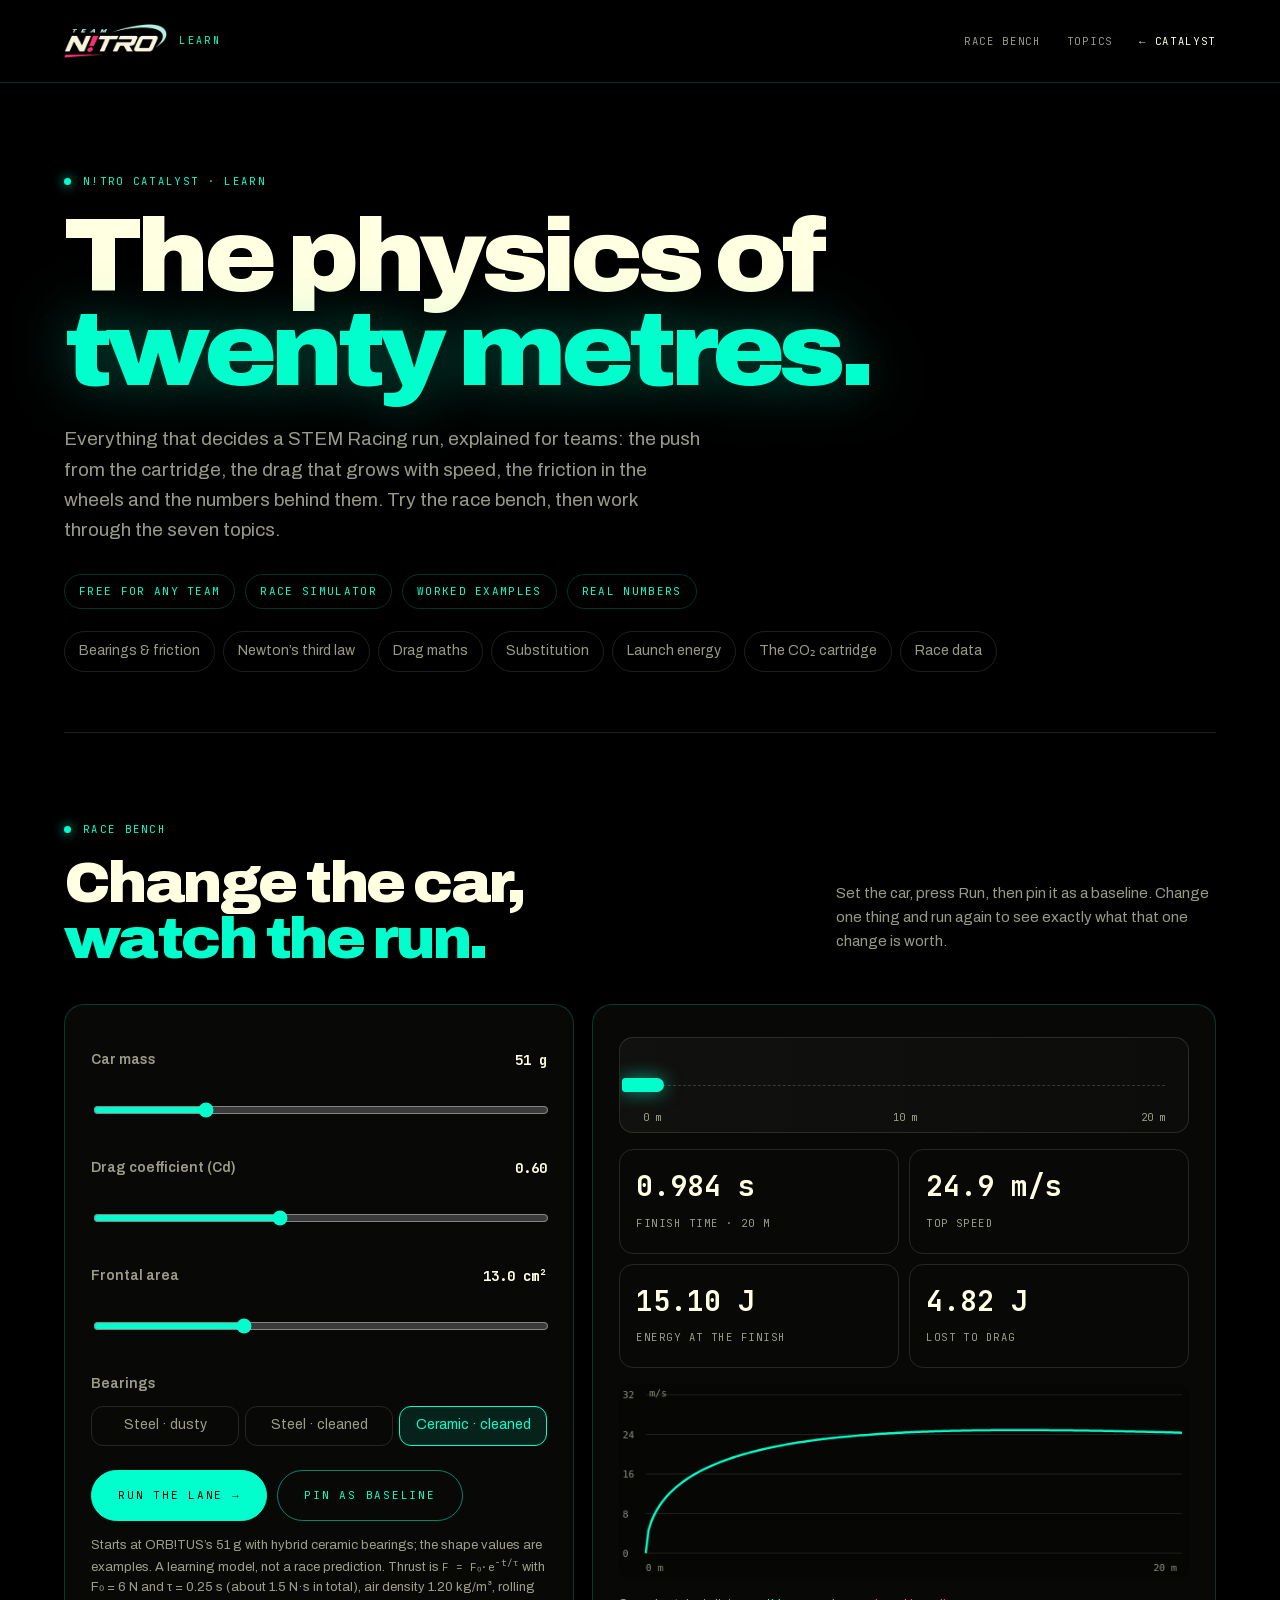
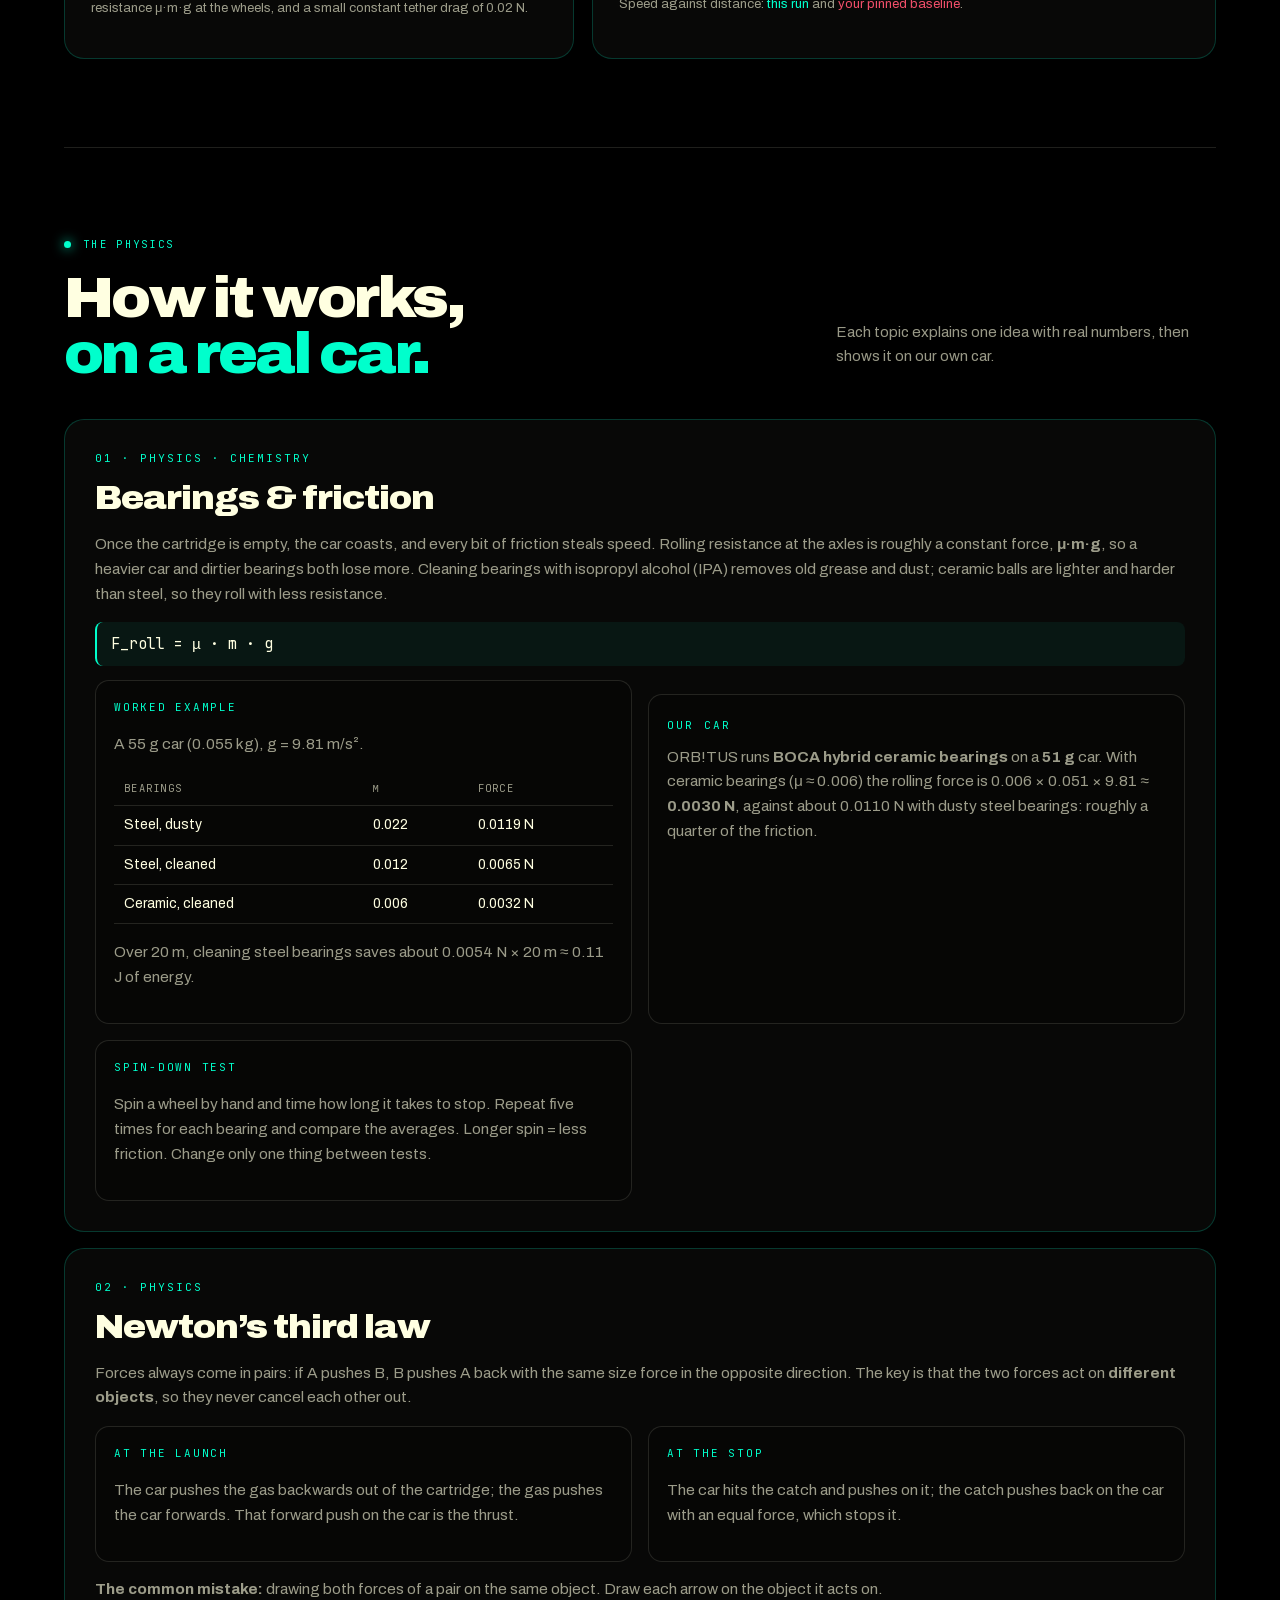
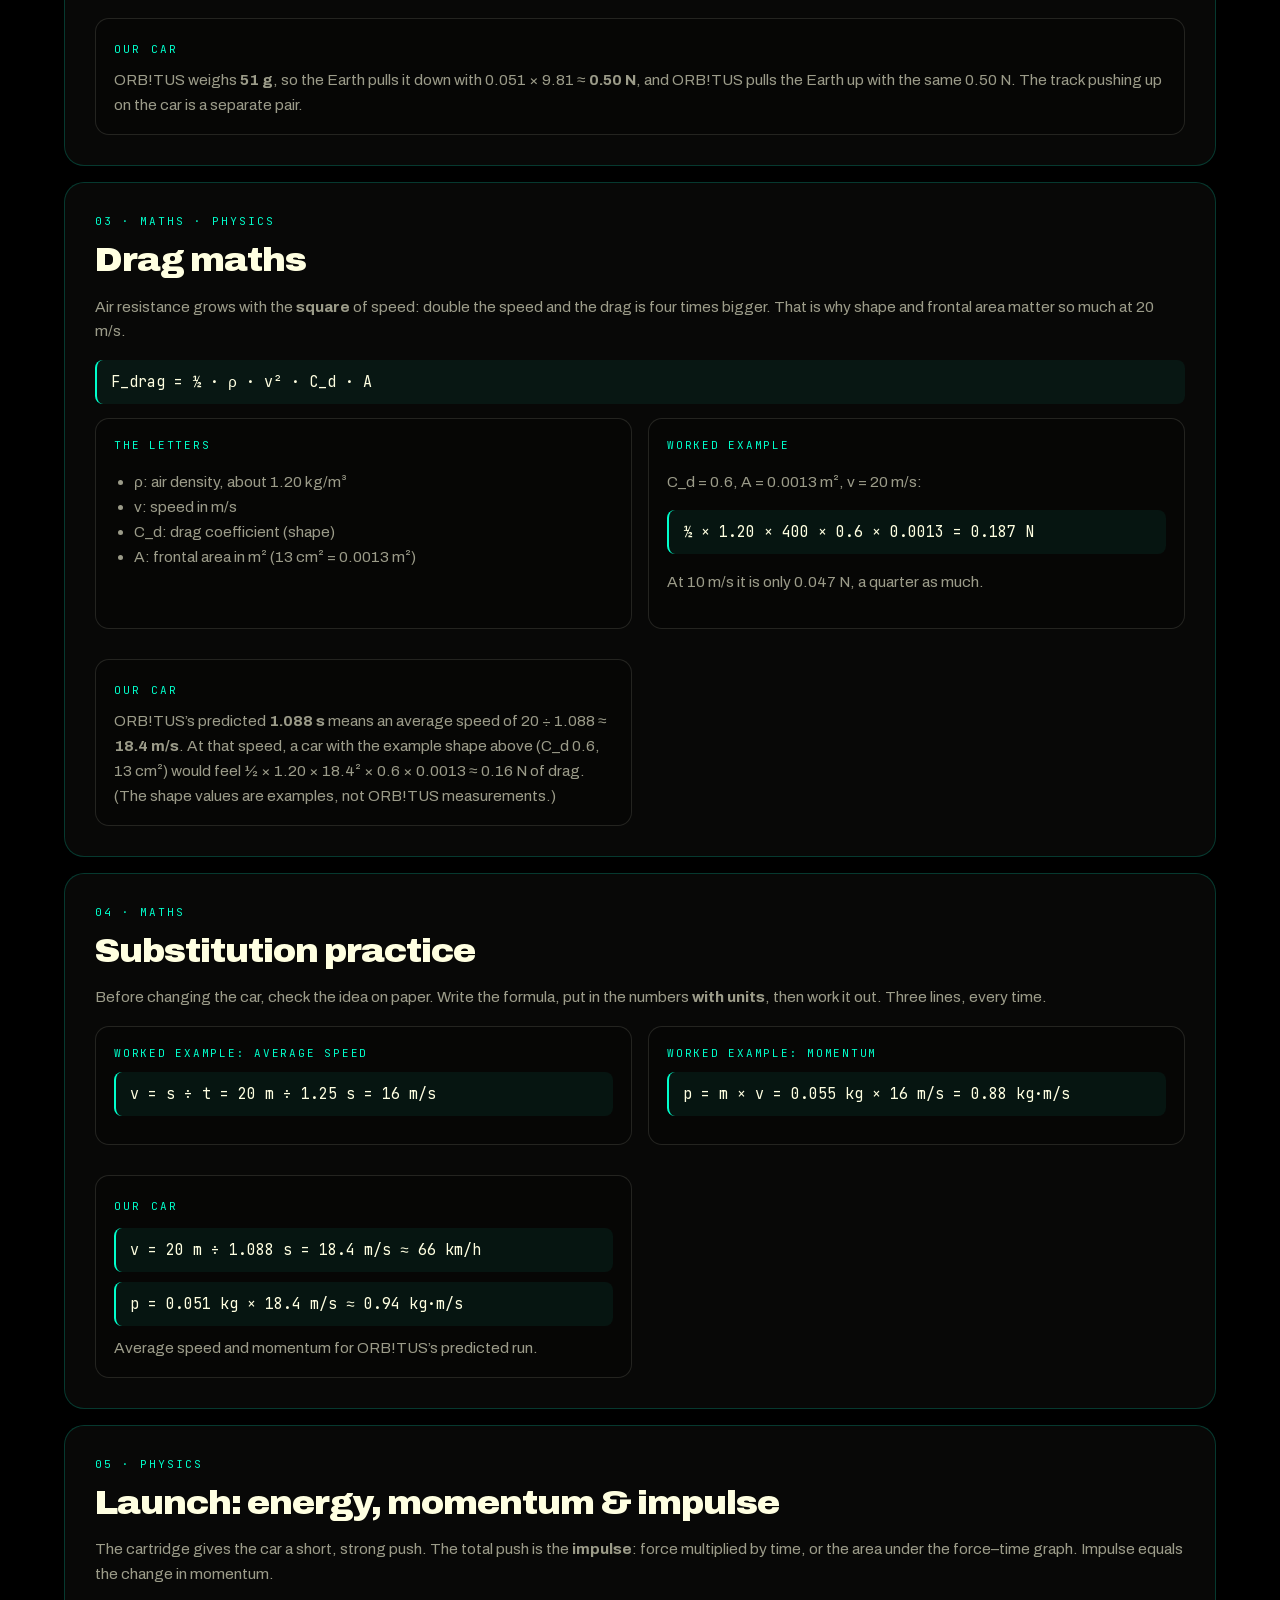
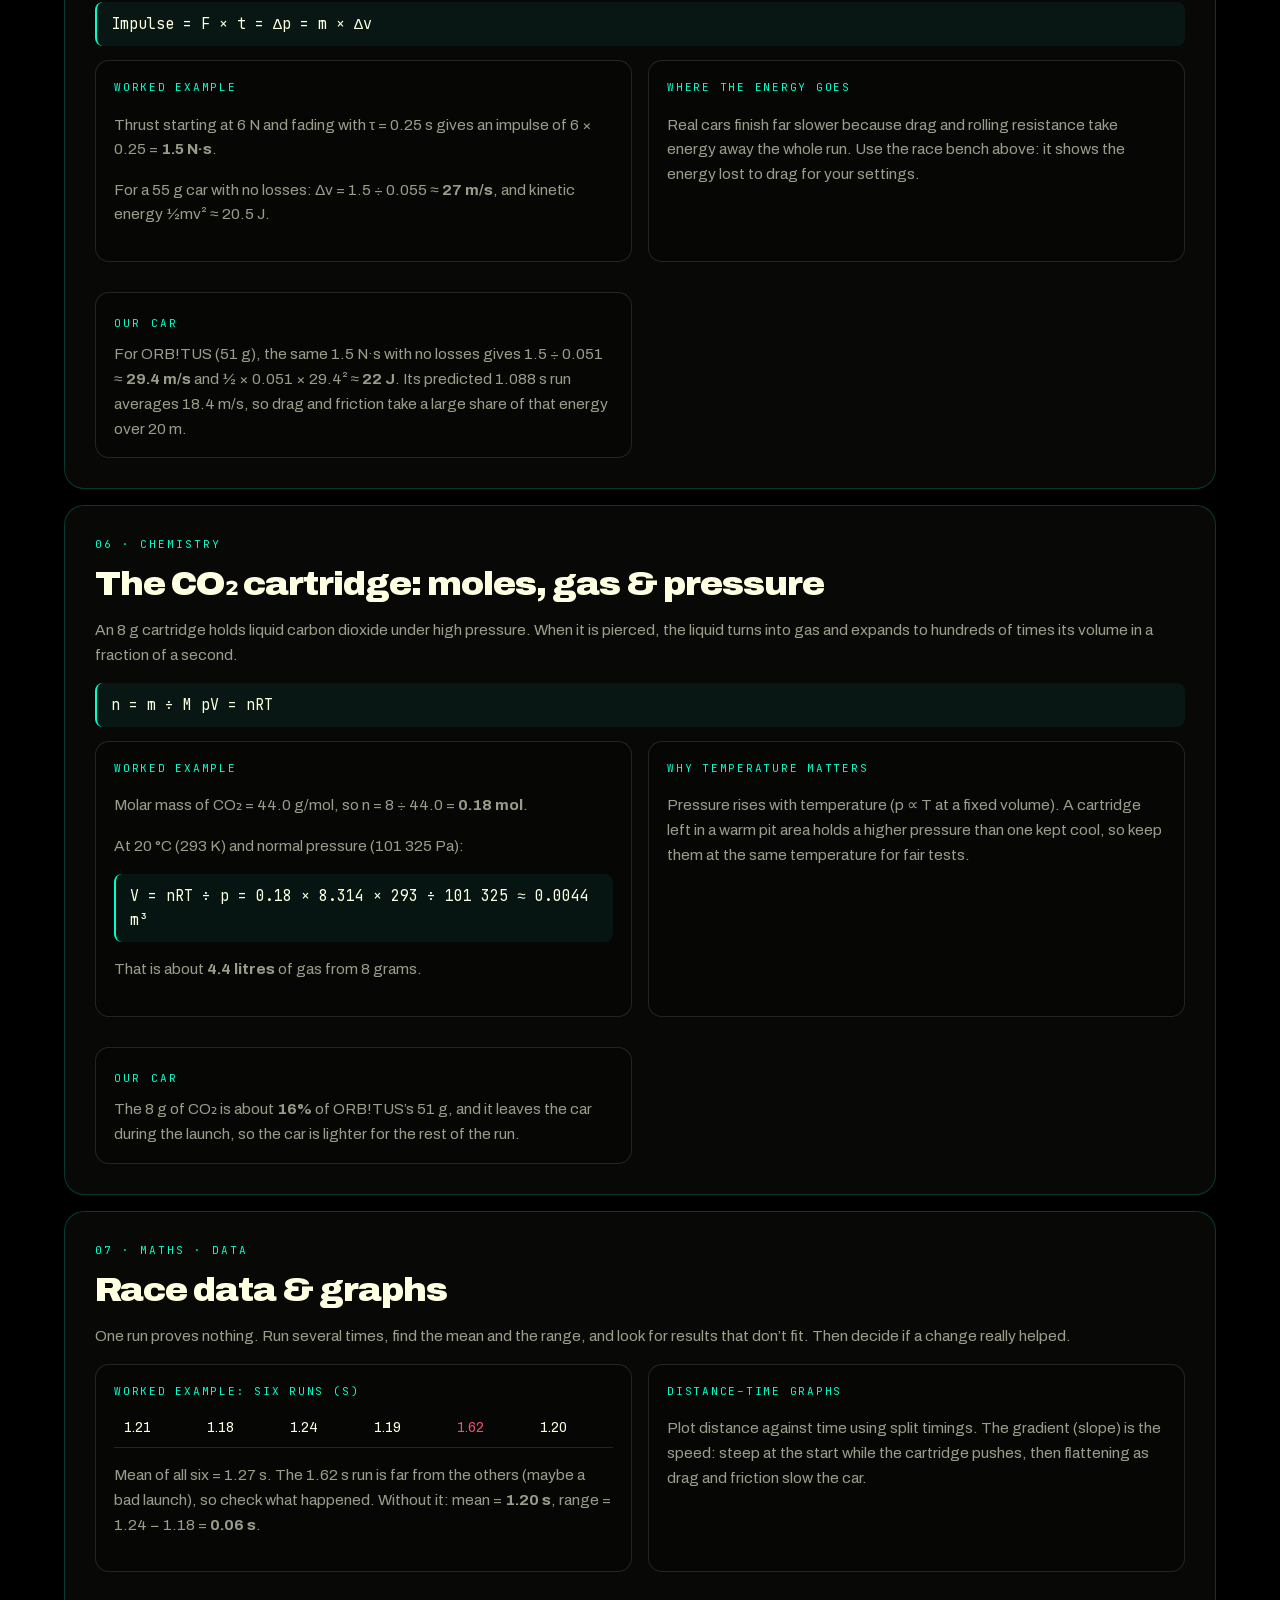
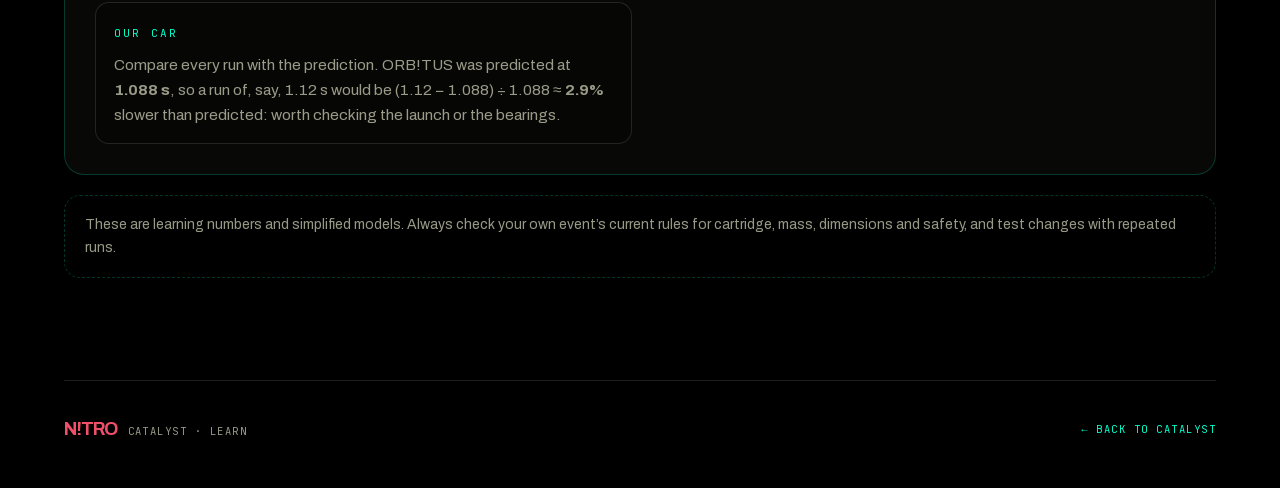
<file: learn.html>
<!doctype html>
<html lang="en">
<head>
<meta charset="utf-8">
<meta name="viewport" content="width=device-width,initial-scale=1">
<meta name="theme-color" content="#000000">
<meta name="description" content="Learn the physics of a STEM Racing car with Team N!TRO: a race simulator with sliders, and worked examples on friction, forces, drag, energy, the CO₂ cartridge and race data.">
<meta property="og:title" content="Learn with N!TRO — the physics of a STEM Racing car">
<meta property="og:description" content="A race simulator and seven worked topics for STEM Racing teams.">
<meta property="og:type" content="website">
<meta property="og:url" content="https://teamnitro.org/learn">
<meta property="og:image" content="https://teamnitro.org/og-image.png?v=3">
<link rel="canonical" href="https://teamnitro.org/learn">
<link rel="icon" href="/favicon.svg" type="image/svg+xml">
<link rel="apple-touch-icon" href="/apple-touch-icon.png">
<link rel="manifest" href="/manifest.webmanifest">
<link rel="preload" href="/fonts/archivo-latin.woff2" as="font" type="font/woff2" crossorigin>
<title>Learn with N!TRO — the physics of a STEM Racing car</title>
<style>

@font-face{font-family:"Archivo";font-weight:100 900;font-stretch:62.5% 125%;font-display:swap;src:url(/fonts/archivo-latin.woff2) format("woff2")}
@font-face{font-family:"JetBrains Mono";font-weight:400 700;font-display:swap;src:url(/fonts/jetbrains-mono-latin.woff2) format("woff2")}
/* N!TRO brand tokens — same as teamnitro.org */
:root{
  --olo:#00ffcc;--pink:#f04f6a;--laser:#223474;--vanilla:#ffffe1;--bg:#000;
  --ink:var(--vanilla);--mut:rgb(255 255 225 / .6);--line:rgb(255 255 225 / .12);--line-olo:rgb(0 255 204 / .2);
  --card:rgb(255 255 225 / .03);--gut:clamp(20px,5vw,64px);--maxw:1320px;
  --fd:"Archivo",-apple-system,"Segoe UI",sans-serif;--fm:"JetBrains Mono",ui-monospace,Menlo,monospace;
  --ease:cubic-bezier(.16,1,.3,1);
}
*,*::before,*::after{box-sizing:border-box}
html{overflow-x:clip;scroll-behavior:smooth;scroll-padding-top:96px;-webkit-text-size-adjust:100%}
body{margin:0;overflow-x:clip;color:var(--ink);font-family:var(--fd);line-height:1.6;-webkit-font-smoothing:antialiased;
  background:radial-gradient(1100px 760px at 82% -12%,rgb(34 52 116 / .5),transparent 60%),
             radial-gradient(900px 700px at -12% 112%,rgb(240 79 106 / .14),transparent 55%),var(--bg)}
a{color:inherit}
button,input,select,textarea{font:inherit}
a,button,input,select,textarea{touch-action:manipulation}
:focus-visible{outline:2px solid var(--olo);outline-offset:4px;border-radius:4px}
::selection{background:var(--olo);color:#000}
.skip{position:fixed;top:12px;left:12px;z-index:20;padding:12px 18px;border-radius:999px;background:var(--olo);color:#000;
  font-family:var(--fm);font-size:11px;letter-spacing:.14em;text-transform:uppercase;text-decoration:none;
  transform:translateY(-160%);transition:transform .3s var(--ease)}
.skip:focus{transform:none}
.mono{font-family:var(--fm);font-size:11px;letter-spacing:.2em;text-transform:uppercase}

/* header */
header{position:sticky;top:0;z-index:10;background:rgb(0 0 0 / .72);border-bottom:1px solid var(--line-olo);
  backdrop-filter:blur(18px) saturate(160%);-webkit-backdrop-filter:blur(18px) saturate(160%)}
.nav{max-width:var(--maxw);margin:auto;display:flex;align-items:center;justify-content:space-between;gap:20px;padding:16px var(--gut)}
.brand{display:inline-flex;align-items:center;gap:12px;text-decoration:none;padding-block:8px}
.brand img{display:block;height:34px;width:auto}
.brand b{font-size:21px;font-weight:900;letter-spacing:-.05em;font-variation-settings:"wdth" 108;color:var(--pink)}
.brand small{font-family:var(--fm);font-size:10px;letter-spacing:.24em;color:var(--olo)}
nav{display:flex;align-items:center;gap:26px}
.brand span{white-space:nowrap}
nav a{white-space:nowrap;font-family:var(--fm);font-size:10.5px;letter-spacing:.16em;text-transform:uppercase;text-decoration:none;color:var(--mut);
  padding-block:10px;transition:color .3s}
nav a:hover{color:var(--olo)}
nav a.home{color:var(--ink)}

main{max-width:var(--maxw);margin:auto;padding:0 var(--gut)}

/* hero */
.hero{display:grid;grid-template-columns:1.3fr 1fr;align-items:center;gap:30px;min-height:640px;padding:72px 0}
.eyebrow{display:flex;align-items:center;gap:12px;font-family:var(--fm);font-size:10.5px;letter-spacing:.22em;text-transform:uppercase;color:var(--olo)}
.eyebrow::before{content:"";width:7px;height:7px;border-radius:50%;background:var(--olo);box-shadow:0 0 12px var(--olo)}
h1,h2,h3{font-weight:900;font-variation-settings:"wdth" 108;margin:0}
h1{font-size:clamp(42px,5vw,76px);font-variation-settings:"wdth" 100;letter-spacing:-.05em;line-height:.98;margin:26px 0}
h1 em{font-style:normal;color:var(--olo);text-shadow:0 0 60px rgb(0 255 204 / .35)}
.lead{max-width:520px;color:var(--mut);font-size:clamp(16px,1.3vw,19px)}
.actions{display:flex;flex-wrap:wrap;gap:12px;margin-top:30px}
.button{display:inline-flex;align-items:center;justify-content:center;gap:14px;padding:16px 26px;border-radius:999px;
  border:1px solid rgb(0 255 204 / .5);background:transparent;color:var(--olo);text-decoration:none;cursor:pointer;
  font-family:var(--fm);font-size:11px;letter-spacing:.16em;text-transform:uppercase;
  transition:transform .3s var(--ease),box-shadow .3s,background .3s}
.button:hover{transform:translateY(-2px);background:rgb(0 255 204 / .08)}
.button.primary{background:var(--olo);border-color:var(--olo);color:#000}
.button.primary:hover{box-shadow:0 0 44px rgb(0 255 204 / .5)}
.button:active{transform:translateY(0) scale(.98)}
.micro{font-size:12px;color:var(--mut);margin-top:16px}

/* 3D hero visual */
.visual{position:relative;aspect-ratio:1;overflow:hidden;perspective:950px}
.scene{position:absolute;inset:0;display:grid;place-items:center;transform-style:preserve-3d;transition:transform .3s ease}
.orbit{position:absolute;width:85%;height:85%;border:1px solid rgb(255 255 225 / .2);border-radius:50%;transform-style:preserve-3d}
.orbit.one{animation:orbX 26s linear infinite}
.orbit.two{width:62%;height:62%;border-style:dashed;border-color:rgb(0 255 204 / .4);animation:orbY 34s linear infinite reverse}
.orbit.three{width:100%;height:34%;border-color:rgb(240 79 106 / .45);animation:orbTilt 14s ease-in-out infinite alternate;
  box-shadow:inset 0 0 50px -20px rgb(240 79 106 / .3)}
.core{position:relative;font-size:clamp(120px,18vw,240px);font-weight:900;color:var(--pink);line-height:1;
  animation:coreFloat 7s ease-in-out infinite;filter:drop-shadow(0 0 38px rgb(240 79 106 / .4)) drop-shadow(0 26px 26px #0009)}
.node{position:absolute;padding:9px 17px;border:1px solid var(--line);border-radius:999px;background:#05070f;
  font-family:var(--fm);font-size:10.5px;letter-spacing:.14em;box-shadow:0 16px 34px -18px #000d;animation:bob 6s ease-in-out infinite}
.n1{top:12%;left:14%;color:var(--olo)}
.n2{right:0;top:47%;animation-delay:1.6s}
.n3{bottom:10%;left:12%;color:var(--pink);animation-delay:3.1s}
.dot{position:absolute;right:18%;bottom:21%;width:14px;height:14px;border-radius:50%;background:var(--olo);
  box-shadow:0 0 18px var(--olo);animation:pulse 3.4s ease-in-out infinite}
@keyframes orbX{from{transform:rotateX(68deg) rotate(0)}to{transform:rotateX(68deg) rotate(360deg)}}
@keyframes orbY{from{transform:rotateY(58deg) rotate(0)}to{transform:rotateY(58deg) rotate(360deg)}}
@keyframes orbTilt{from{transform:rotate(-35deg) rotateY(-14deg)}to{transform:rotate(-35deg) rotateY(14deg)}}
@keyframes coreFloat{0%,100%{transform:rotate(-10deg) translateZ(70px) translateY(0) rotateY(-6deg)}50%{transform:rotate(-10deg) translateZ(70px) translateY(-14px) rotateY(6deg)}}
@keyframes bob{0%,100%{transform:translateZ(48px) translateY(0)}50%{transform:translateZ(48px) translateY(-9px)}}
@keyframes pulse{0%,100%{transform:translateZ(36px) scale(1)}50%{transform:translateZ(36px) scale(1.5)}}
@keyframes coin{from{transform:rotateY(0)}to{transform:rotateY(360deg)}}

/* scroll reveal + tilt (applied by JS) */
.reveal{opacity:0;transform:perspective(900px) rotateX(9deg) translateY(34px);transition:opacity .7s ease,transform .7s ease}
.reveal.in{opacity:1;transform:none}
.tilt{transition:transform .18s ease,box-shadow .35s ease}
.tilt:hover{box-shadow:0 30px 70px -34px #000e,0 0 0 1px rgb(0 255 204 / .25)}

.strip{display:flex;justify-content:space-between;gap:16px;padding:19px 0;border-block:1px solid var(--line);
  font-family:var(--fm);font-size:10.5px;letter-spacing:.16em;text-transform:uppercase;color:var(--mut)}
.strip span:last-child{color:var(--olo)}
section{padding:88px 0;border-bottom:1px solid var(--line)}
.sectionhead{display:flex;justify-content:space-between;align-items:end;gap:40px;margin-bottom:36px}
h2{font-size:clamp(34px,4.4vw,60px);line-height:1;letter-spacing:-.045em;margin:18px 0 0}
h2 em{font-style:normal;color:var(--olo)}
.sectionhead p{max-width:380px;color:var(--mut);font-size:15px}
.paths{display:grid;grid-template-columns:1fr 1fr;gap:16px;perspective:1400px}
.path{padding:32px;border:1px solid var(--line-olo);border-radius:20px;background:var(--card);transform-style:preserve-3d}
.num{font-family:var(--fm);font-size:11px;letter-spacing:.16em;color:var(--pink)}
h3{font-size:clamp(22px,2vw,28px);letter-spacing:-.035em;line-height:1.1;margin:18px 0 10px}
.path p{max-width:440px;color:var(--mut);font-size:15px}
.tags{display:flex;flex-wrap:wrap;gap:8px;margin:22px 0}
.tags span{padding:6px 12px;border:1px solid var(--line);border-radius:999px;background:rgb(255 255 225 / .02);font-size:12px}
.textlink{display:inline-block;padding:8px 0;text-decoration:none;font-family:var(--fm);font-size:11px;letter-spacing:.14em;
  text-transform:uppercase;color:var(--olo);border-bottom:1px solid rgb(0 255 204 / .4)}
.textlink:hover{border-color:var(--olo)}
.steps{display:grid;grid-template-columns:repeat(3,1fr);gap:36px}
.step{position:relative;padding-top:20px;border-top:1px solid var(--line)}
.step::before{content:"";position:absolute;top:-1px;left:0;width:56px;height:1px;background:linear-gradient(90deg,var(--olo),var(--pink))}
.step p{color:var(--mut);font-size:15px}
.contact{display:grid;grid-template-columns:1fr 1fr;gap:64px;perspective:1400px}
.contact > div > p{color:var(--mut)}
.email{display:block;margin:18px 0;text-decoration:none;overflow-wrap:anywhere;font-size:clamp(15px,1.7vw,22px);font-weight:600}
.email:hover{color:var(--olo)}
.email small{display:block;font-family:var(--fm);font-size:10px;font-weight:400;letter-spacing:.16em;text-transform:uppercase;color:var(--mut)}
.seal{width:110px;height:110px;margin-top:34px;perspective:620px}
.seal img{width:110px;height:110px;border-radius:24px;animation:coin 9s linear infinite;transform-style:preserve-3d;
  filter:drop-shadow(0 18px 30px #000a)}
form{padding:30px;border:1px solid var(--line-olo);border-radius:20px;background:var(--card);transform-style:preserve-3d}
form h3{margin-top:0}
label{display:block;margin:16px 0 6px;font-size:13px;font-weight:600}
input,select,textarea{width:100%;padding:13px;border:1px solid rgb(255 255 225 / .2);border-radius:10px;background:#05070f;color:var(--ink);font-size:15px}
input::placeholder,textarea::placeholder{color:rgb(255 255 225 / .4)}
input:focus,select:focus,textarea:focus{border-color:var(--olo)}
textarea{min-height:110px;resize:vertical}
form .button{width:100%;margin-top:20px}
#status{font-size:13px;color:var(--olo)}
#status.err{color:var(--pink)}
.hp{position:absolute;left:-9999px;width:1px;height:1px;overflow:hidden}
.sent h3{color:var(--olo)}
.sent p{margin-top:12px;color:var(--mut)}
footer{max-width:var(--maxw);margin:auto;padding:30px var(--gut) 40px;display:flex;justify-content:space-between;align-items:center;gap:20px;
  font-family:var(--fm);font-size:10.5px;letter-spacing:.14em;text-transform:uppercase;color:var(--mut)}
footer b{font-family:var(--fd);font-size:18px;letter-spacing:-.05em;color:var(--pink);text-transform:none;margin-right:10px}
footer a{color:var(--olo);text-decoration:none;padding-block:10px}

@media(max-width:760px){
  nav{gap:16px}
  nav a.hide-sm{display:none}
  .hero{grid-template-columns:1fr;gap:10px;min-height:0;padding:52px 0 24px}
  .visual{width:100%;max-width:380px;margin:auto}
  .core{font-size:160px}
  .sectionhead{display:block}
  .paths,.contact,.steps{grid-template-columns:1fr}
  .contact{gap:30px}
  .strip{flex-wrap:wrap;font-size:9.5px;letter-spacing:.1em}
  section{padding:56px 0}
  .path{padding:24px}
  footer{flex-direction:column;align-items:flex-start}
  .sectionhead p{max-width:100%}
}
@media(max-width:480px){nav a.hide-xs{display:none}}
@media(max-width:380px){.brand small{display:none}.brand img{height:30px}}
@media(prefers-reduced-motion:reduce){
  *{scroll-behavior:auto!important;animation:none!important;transition:none!important}
  .reveal{opacity:1!important;transform:none!important}
}
html{-webkit-tap-highlight-color:transparent}
.button:active{transform:scale(.96);transition-duration:.1s}
input:focus,select:focus,textarea:focus{box-shadow:0 0 0 4px rgb(0 255 204 / .12)}
.email:active{transform:scale(.98)}

/* ---------- learn page ---------- */
main{max-width:var(--maxw);margin:auto;padding:0 var(--gut)}
.hero-l{padding:90px 0 60px;border-bottom:1px solid var(--line)}
.hero-l h1{font-size:clamp(48px,8vw,112px);line-height:.92;letter-spacing:-.055em;margin:20px 0 0;font-variation-settings:"wdth" 108}
.hero-l h1 em{font-style:normal;color:var(--olo)}
.hero-l p.lead{max-width:640px;margin-top:26px;color:var(--mut);font-size:clamp(16px,1.6vw,19px)}
.facts{display:flex;flex-wrap:wrap;gap:10px;margin-top:28px}
.facts span{padding:8px 14px;border:1px solid var(--line-olo);border-radius:999px;font-family:var(--fm);font-size:11px;letter-spacing:.12em;text-transform:uppercase;color:var(--olo)}
.jump{display:flex;flex-wrap:wrap;gap:8px;margin-top:22px}
.jump a{padding:8px 14px;border:1px solid var(--line);border-radius:999px;text-decoration:none;font-size:14px;color:var(--mut)}
.jump a:hover{color:var(--olo);border-color:var(--olo)}
/* simulator */
.bench{display:grid;grid-template-columns:minmax(0,.9fr) minmax(0,1.1fr);gap:18px}
@media(max-width:900px){.bench{grid-template-columns:1fr}}
.panel{padding:26px;border:1px solid var(--line-olo);border-radius:20px;background:var(--card)}
.slider{margin-top:18px}
.slider label{display:flex;justify-content:space-between;gap:12px;font-size:14px;color:var(--mut)}
.slider label b{font-family:var(--fm);font-weight:700;color:var(--ink)}
.slider input[type=range]{width:100%;margin-top:10px;accent-color:var(--olo)}
.seg{display:flex;flex-wrap:wrap;gap:6px;margin-top:10px}
.seg button{flex:1;min-height:40px;padding:0 12px;border:1px solid var(--line);border-radius:12px;background:transparent;color:var(--mut);font-size:14px;cursor:pointer}
.seg button[aria-pressed=true]{border-color:var(--olo);color:var(--olo);background:rgb(0 255 204 / .1)}
.run-row{display:flex;flex-wrap:wrap;gap:10px;margin-top:24px}
.lane{position:relative;height:96px;margin-top:6px;border-radius:14px;background:linear-gradient(90deg,rgb(255 255 225 / .04),rgb(255 255 225 / .02));border:1px solid var(--line);overflow:hidden}
.lane::before{content:"";position:absolute;left:4%;right:4%;top:50%;border-top:1px dashed rgb(255 255 225 / .18)}
.lane i{position:absolute;top:0;bottom:0;width:1px;background:rgb(255 255 225 / .1)}
.lane .ghost,.lane .car{position:absolute;top:50%;left:4%;width:42px;height:14px;margin:-7px 0 0 -21px;border-radius:7px 14px 14px 7px}
.lane .car{background:var(--olo);box-shadow:0 0 18px rgb(0 255 204 / .6)}
.lane .ghost{background:transparent;border:1.5px dashed var(--pink);opacity:.8}
.lane small{position:absolute;bottom:6px;font-family:var(--fm);font-size:10px;color:var(--mut)}
.out{display:grid;grid-template-columns:repeat(2,minmax(0,1fr));gap:10px;margin-top:16px}
.out div{padding:14px 16px;border:1px solid var(--line);border-radius:14px}
.out b{display:block;font-family:var(--fm);font-size:clamp(20px,2.4vw,28px)}
.out span{font-family:var(--fm);font-size:10.5px;letter-spacing:.14em;text-transform:uppercase;color:var(--mut)}
.out .delta{display:block;margin-top:4px;font-family:var(--fm);font-size:12px;letter-spacing:0;text-transform:none}
.delta.good{color:var(--olo)}.delta.bad{color:var(--pink)}
canvas{display:block;width:100%;height:auto;margin-top:16px;border-radius:12px;background:rgb(0 0 0 / .3)}
.note{margin-top:14px;font-size:13px;color:var(--mut)}
/* topics */
.topics{display:grid;gap:16px}
.topic{padding:30px;border:1px solid var(--line-olo);border-radius:20px;background:var(--card);scroll-margin-top:100px}
.topic header{position:static;background:none;border:0;backdrop-filter:none;-webkit-backdrop-filter:none;display:flex;flex-wrap:wrap;justify-content:space-between;gap:10px}
.topic .code{font-family:var(--fm);font-size:11px;letter-spacing:.18em;color:var(--olo)}
.topic .tag{font-family:var(--fm);font-size:11px;letter-spacing:.12em;text-transform:uppercase;color:var(--mut)}
.topic h3{font-size:clamp(24px,2.6vw,34px);letter-spacing:-.03em;margin:12px 0 10px}
.topic p,.topic li{color:var(--mut);font-size:15.5px}
.topic ul{padding-left:20px}
.cols{display:grid;grid-template-columns:repeat(2,minmax(0,1fr));gap:16px;margin-top:14px}
@media(max-width:800px){.cols{grid-template-columns:1fr}}
.box{padding:18px;border:1px solid var(--line);border-radius:14px;background:rgb(0 0 0 / .25)}
.box h4{margin:0 0 8px;font-family:var(--fm);font-size:11px;letter-spacing:.16em;text-transform:uppercase;color:var(--olo);font-weight:400}
.eq{display:block;margin:10px 0;padding:10px 14px;border-left:2px solid var(--olo);border-radius:8px;background:rgb(0 255 204 / .06);font-family:var(--fm);font-size:15px;color:var(--ink);overflow-x:auto}
table{width:100%;border-collapse:collapse;margin-top:8px;font-size:14px}
th,td{padding:8px 10px;border-bottom:1px solid var(--line);text-align:left}
th{font-family:var(--fm);font-size:10.5px;letter-spacing:.12em;text-transform:uppercase;color:var(--mut);font-weight:400}
td{color:var(--ink)}
details{margin-top:10px;border:1px solid var(--line);border-radius:12px;padding:12px 16px}
details summary{cursor:pointer;color:var(--ink);font-weight:600}
details p{margin:10px 0 0}
.rules{margin-top:20px;padding:18px 20px;border:1px dashed var(--line-olo);border-radius:16px;color:var(--mut);font-size:14px}
.nitro{margin-top:14px;padding:16px 18px;border:1px solid var(--line);border-radius:14px;background:rgb(0 0 0 / .25)}
.nitro .mono{color:var(--olo)}
.nitro p{margin:8px 0 0;color:var(--mut)}
</style>
</head>
<body>
<a class="skip" href="#main">Skip to content</a>
<header>
  <div class="nav">
    <a class="brand" href="/catalyst" aria-label="N!TRO Catalyst home">
      <img src="/logo-team-nitro.webp" srcset="/logo-team-nitro-sm.webp 240w, /logo-team-nitro.webp 480w" sizes="103px" alt="Team N!TRO" width="480" height="159" decoding="async">
      <small>LEARN</small>
    </a>
    <nav aria-label="Main navigation">
      <a class="hide-sm" href="#bench">Race bench</a>
      <a class="hide-xs" href="#topics">Topics</a>
      <a class="home" href="/catalyst">← Catalyst</a>
    </nav>
  </div>
</header>
<main id="main">
  <section class="hero-l">
    <div class="eyebrow">N!TRO Catalyst · Learn</div>
    <h1>The physics of<br><em>twenty metres.</em></h1>
    <p class="lead">Everything that decides a STEM Racing run, explained for teams: the push from the cartridge, the drag that grows with speed, the friction in the wheels and the numbers behind them. Try the race bench, then work through the seven topics.</p>
    <div class="facts"><span>Free for any team</span><span>Race simulator</span><span>Worked examples</span><span>Real numbers</span></div>
    <div class="jump"><a href="#t1">Bearings &amp; friction</a><a href="#t2">Newton’s third law</a><a href="#t3">Drag maths</a><a href="#t4">Substitution</a><a href="#t5">Launch energy</a><a href="#t6">The CO₂ cartridge</a><a href="#t7">Race data</a></div>
  </section>

  <section id="bench">
    <div class="sectionhead">
      <div>
        <div class="eyebrow">Race bench</div>
        <h2>Change the car,<br><em>watch the run.</em></h2>
      </div>
      <p>Set the car, press Run, then pin it as a baseline. Change one thing and run again to see exactly what that one change is worth.</p>
    </div>
    <div class="bench">
      <div class="panel">
        <div class="slider"><label for="m">Car mass <b id="mv"></b></label><input id="m" type="range" min="40" max="90" step="1" value="51"></div>
        <div class="slider"><label for="cd">Drag coefficient (Cd) <b id="cdv"></b></label><input id="cd" type="range" min="0.2" max="1.2" step="0.01" value="0.6"></div>
        <div class="slider"><label for="a">Frontal area <b id="av"></b></label><input id="a" type="range" min="8" max="24" step="0.5" value="13"></div>
        <div class="slider"><label>Bearings</label>
          <div class="seg" id="brg" role="group" aria-label="Bearings">
            <button type="button" data-mu="0.022" aria-pressed="false">Steel · dusty</button>
            <button type="button" data-mu="0.012" aria-pressed="false">Steel · cleaned</button>
            <button type="button" data-mu="0.006" aria-pressed="true">Ceramic · cleaned</button>
          </div></div>
        <div class="run-row">
          <button class="button primary" type="button" id="run">Run the lane →</button>
          <button class="button" type="button" id="pin" disabled>Pin as baseline</button>
        </div>
        <p class="note">Starts at ORB!TUS’s 51 g with hybrid ceramic bearings; the shape values are examples. A learning model, not a race prediction. Thrust is <span class="mono" style="letter-spacing:0;text-transform:none">F = F₀·e<sup>−t/τ</sup></span> with F₀ = 6 N and τ = 0.25 s (about 1.5 N·s in total), air density 1.20 kg/m³, rolling resistance μ·m·g at the wheels, and a small constant tether drag of 0.02 N.</p>
      </div>
      <div class="panel">
        <div class="lane" id="lane" aria-hidden="true"><div class="ghost" id="ghost" hidden></div><div class="car" id="car"></div><small style="left:4%">0 m</small><small style="left:48%">10 m</small><small style="right:4%">20 m</small></div>
        <div class="out" aria-live="polite">
          <div><b id="t">—</b><span>Finish time · 20 m</span><em class="delta" id="dt"></em></div>
          <div><b id="vmax">—</b><span>Top speed</span><em class="delta" id="dv"></em></div>
          <div><b id="ke">—</b><span>Energy at the finish</span><em class="delta" id="dke"></em></div>
          <div><b id="lost">—</b><span>Lost to drag</span><em class="delta" id="dl"></em></div>
        </div>
        <canvas id="plot" width="640" height="220" aria-label="Speed over the run"></canvas>
        <p class="note">Speed against distance: <span style="color:var(--olo)">this run</span> and <span style="color:var(--pink)">your pinned baseline</span>.</p>
      </div>
    </div>
  </section>

  <section id="topics">
    <div class="sectionhead">
      <div>
        <div class="eyebrow">The physics</div>
        <h2>How it works,<br><em>on a real car.</em></h2>
      </div>
      <p>Each topic explains one idea with real numbers, then shows it on our own car.</p>
    </div>
    <div class="topics">

      <article class="topic" id="t1">
        <header><span class="code">01 · PHYSICS · CHEMISTRY</span></header>
        <h3>Bearings &amp; friction</h3>
        <p>Once the cartridge is empty, the car coasts, and every bit of friction steals speed. Rolling resistance at the axles is roughly a constant force, <b>μ·m·g</b>, so a heavier car and dirtier bearings both lose more. Cleaning bearings with isopropyl alcohol (IPA) removes old grease and dust; ceramic balls are lighter and harder than steel, so they roll with less resistance.</p>
        <span class="eq">F_roll = μ · m · g</span>
        <div class="cols">
          <div class="box"><h4>Worked example</h4><p>A 55 g car (0.055 kg), g = 9.81 m/s².</p>
            <table><tr><th>Bearings</th><th>μ</th><th>Force</th></tr>
            <tr><td>Steel, dusty</td><td>0.022</td><td>0.0119 N</td></tr><tr><td>Steel, cleaned</td><td>0.012</td><td>0.0065 N</td></tr><tr><td>Ceramic, cleaned</td><td>0.006</td><td>0.0032 N</td></tr></table>
            <p>Over 20 m, cleaning steel bearings saves about 0.0054 N × 20 m ≈ 0.11 J of energy.</p></div>
        <div class="nitro"><span class="mono">Our car</span><p>ORB!TUS runs <b>BOCA hybrid ceramic bearings</b> on a <b>51 g</b> car. With ceramic bearings (μ ≈ 0.006) the rolling force is 0.006 × 0.051 × 9.81 ≈ <b>0.0030 N</b>, against about 0.0110 N with dusty steel bearings: roughly a quarter of the friction.</p></div>
          <div class="box"><h4>Spin-down test</h4><p>Spin a wheel by hand and time how long it takes to stop. Repeat five times for each bearing and compare the averages. Longer spin = less friction. Change only one thing between tests.</p></div>
        </div>
      </article>

      <article class="topic" id="t2">
        <header><span class="code">02 · PHYSICS</span></header>
        <h3>Newton’s third law</h3>
        <p>Forces always come in pairs: if A pushes B, B pushes A back with the same size force in the opposite direction. The key is that the two forces act on <b>different objects</b>, so they never cancel each other out.</p>
        <div class="cols">
          <div class="box"><h4>At the launch</h4><p>The car pushes the gas backwards out of the cartridge; the gas pushes the car forwards. That forward push on the car is the thrust.</p></div>
          <div class="box"><h4>At the stop</h4><p>The car hits the catch and pushes on it; the catch pushes back on the car with an equal force, which stops it.</p></div>
        </div>
        <p><b>The common mistake:</b> drawing both forces of a pair on the same object. Draw each arrow on the object it acts on.</p>
        <div class="nitro"><span class="mono">Our car</span><p>ORB!TUS weighs <b>51 g</b>, so the Earth pulls it down with 0.051 × 9.81 ≈ <b>0.50 N</b>, and ORB!TUS pulls the Earth up with the same 0.50 N. The track pushing up on the car is a separate pair.</p></div>
      </article>

      <article class="topic" id="t3">
        <header><span class="code">03 · MATHS · PHYSICS</span></header>
        <h3>Drag maths</h3>
        <p>Air resistance grows with the <b>square</b> of speed: double the speed and the drag is four times bigger. That is why shape and frontal area matter so much at 20 m/s.</p>
        <span class="eq">F_drag = ½ · ρ · v² · C_d · A</span>
        <div class="cols">
          <div class="box"><h4>The letters</h4><ul><li>ρ: air density, about 1.20 kg/m³</li><li>v: speed in m/s</li><li>C_d: drag coefficient (shape)</li><li>A: frontal area in m² (13 cm² = 0.0013 m²)</li></ul></div>
          <div class="box"><h4>Worked example</h4><p>C_d = 0.6, A = 0.0013 m², v = 20 m/s:</p><span class="eq">½ × 1.20 × 400 × 0.6 × 0.0013 = 0.187 N</span><p>At 10 m/s it is only 0.047 N, a quarter as much.</p></div>
        <div class="nitro"><span class="mono">Our car</span><p>ORB!TUS’s predicted <b>1.088 s</b> means an average speed of 20 ÷ 1.088 ≈ <b>18.4 m/s</b>. At that speed, a car with the example shape above (C_d 0.6, 13 cm²) would feel ½ × 1.20 × 18.4² × 0.6 × 0.0013 ≈ 0.16 N of drag. (The shape values are examples, not ORB!TUS measurements.)</p></div>
        </div>
      </article>

      <article class="topic" id="t4">
        <header><span class="code">04 · MATHS</span></header>
        <h3>Substitution practice</h3>
        <p>Before changing the car, check the idea on paper. Write the formula, put in the numbers <b>with units</b>, then work it out. Three lines, every time.</p>
        <div class="cols">
          <div class="box"><h4>Worked example: average speed</h4><span class="eq">v = s ÷ t = 20 m ÷ 1.25 s = 16 m/s</span></div>
          <div class="box"><h4>Worked example: momentum</h4><span class="eq">p = m × v = 0.055 kg × 16 m/s = 0.88 kg·m/s</span></div>
        <div class="nitro"><span class="mono">Our car</span><span class="eq">v = 20 m ÷ 1.088 s = 18.4 m/s ≈ 66 km/h</span><span class="eq">p = 0.051 kg × 18.4 m/s ≈ 0.94 kg·m/s</span><p>Average speed and momentum for ORB!TUS’s predicted run.</p></div>
        </div>
      </article>

      <article class="topic" id="t5">
        <header><span class="code">05 · PHYSICS</span></header>
        <h3>Launch: energy, momentum &amp; impulse</h3>
        <p>The cartridge gives the car a short, strong push. The total push is the <b>impulse</b>: force multiplied by time, or the area under the force–time graph. Impulse equals the change in momentum.</p>
        <span class="eq">Impulse = F × t = Δp = m × Δv</span>
        <div class="cols">
          <div class="box"><h4>Worked example</h4><p>Thrust starting at 6 N and fading with τ = 0.25 s gives an impulse of 6 × 0.25 = <b>1.5 N·s</b>.</p><p>For a 55 g car with no losses: Δv = 1.5 ÷ 0.055 ≈ <b>27 m/s</b>, and kinetic energy ½mv² ≈ 20.5 J.</p></div>
          <div class="box"><h4>Where the energy goes</h4><p>Real cars finish far slower because drag and rolling resistance take energy away the whole run. Use the race bench above: it shows the energy lost to drag for your settings.</p></div>
        <div class="nitro"><span class="mono">Our car</span><p>For ORB!TUS (51 g), the same 1.5 N·s with no losses gives 1.5 ÷ 0.051 ≈ <b>29.4 m/s</b> and ½ × 0.051 × 29.4² ≈ <b>22 J</b>. Its predicted 1.088 s run averages 18.4 m/s, so drag and friction take a large share of that energy over 20 m.</p></div>
        </div>
      </article>

      <article class="topic" id="t6">
        <header><span class="code">06 · CHEMISTRY</span></header>
        <h3>The CO₂ cartridge: moles, gas &amp; pressure</h3>
        <p>An 8 g cartridge holds liquid carbon dioxide under high pressure. When it is pierced, the liquid turns into gas and expands to hundreds of times its volume in a fraction of a second.</p>
        <span class="eq">n = m ÷ M      pV = nRT</span>
        <div class="cols">
          <div class="box"><h4>Worked example</h4><p>Molar mass of CO₂ = 44.0 g/mol, so n = 8 ÷ 44.0 = <b>0.18 mol</b>.</p><p>At 20 °C (293 K) and normal pressure (101 325 Pa):</p><span class="eq">V = nRT ÷ p = 0.18 × 8.314 × 293 ÷ 101 325 ≈ 0.0044 m³</span><p>That is about <b>4.4 litres</b> of gas from 8 grams.</p></div>
          <div class="box"><h4>Why temperature matters</h4><p>Pressure rises with temperature (p ∝ T at a fixed volume). A cartridge left in a warm pit area holds a higher pressure than one kept cool, so keep them at the same temperature for fair tests.</p></div>
        <div class="nitro"><span class="mono">Our car</span><p>The 8 g of CO₂ is about <b>16%</b> of ORB!TUS’s 51 g, and it leaves the car during the launch, so the car is lighter for the rest of the run.</p></div>
        </div>
      </article>

      <article class="topic" id="t7">
        <header><span class="code">07 · MATHS · DATA</span></header>
        <h3>Race data &amp; graphs</h3>
        <p>One run proves nothing. Run several times, find the mean and the range, and look for results that don’t fit. Then decide if a change really helped.</p>
        <div class="cols">
          <div class="box"><h4>Worked example: six runs (s)</h4><table><tr><td>1.21</td><td>1.18</td><td>1.24</td><td>1.19</td><td style="color:var(--pink)">1.62</td><td>1.20</td></tr></table>
            <p>Mean of all six = 1.27 s. The 1.62 s run is far from the others (maybe a bad launch), so check what happened. Without it: mean = <b>1.20 s</b>, range = 1.24 − 1.18 = <b>0.06 s</b>.</p></div>
          <div class="box"><h4>Distance–time graphs</h4><p>Plot distance against time using split timings. The gradient (slope) is the speed: steep at the start while the cartridge pushes, then flattening as drag and friction slow the car.</p></div>
        <div class="nitro"><span class="mono">Our car</span><p>Compare every run with the prediction. ORB!TUS was predicted at <b>1.088 s</b>, so a run of, say, 1.12 s would be (1.12 − 1.088) ÷ 1.088 ≈ <b>2.9%</b> slower than predicted: worth checking the launch or the bearings.</p></div>
        </div>
      </article>
    </div>
    <p class="rules">These are learning numbers and simplified models. Always check your own event’s current rules for cartridge, mass, dimensions and safety, and test changes with repeated runs.</p>
  </section>
</main>
<footer><span><b>N!TRO</b>Catalyst · Learn</span><a href="/catalyst">← Back to Catalyst</a></footer>
<script>
/* race bench: a simple 1D model of a STEM Racing run, written for this page */
(function(){
  "use strict";
  var $ = function(id){ return document.getElementById(id); };
  var m = $("m"), cd = $("cd"), a = $("a"), brg = $("brg"), mu = 0.006, base = null, last = null, anim = 0;
  function labels(){ $("mv").textContent = m.value + " g"; $("cdv").textContent = (+cd.value).toFixed(2); $("av").textContent = (+a.value).toFixed(1) + " cm²"; }
  brg.addEventListener("click", function(e){
    var b = e.target.closest("button"); if(!b) return;
    brg.querySelectorAll("button").forEach(function(x){ x.setAttribute("aria-pressed", x === b ? "true" : "false"); });
    mu = +b.dataset.mu;
  });
  [m, cd, a].forEach(function(s){ s.addEventListener("input", labels); });
  labels();
  function simulate(){
    var mass = m.value / 1000, Cd = +cd.value, A = a.value / 10000, rho = 1.2, g = 9.81, F0 = 6, tau = 0.25, tether = 0.02;
    var t = 0, x = 0, v = 0, dt = 0.0005, vmax = 0, lost = 0, trace = [[0,0]], mark = 0.1;
    while (x < 20 && t < 10) {
      var thrust = F0 * Math.exp(-t / tau), drag = 0.5 * rho * v * v * Cd * A, roll = v > 0 || thrust > 0 ? mu * mass * g + tether : 0;
      var acc = (thrust - drag - roll) / mass;
      v = Math.max(0, v + acc * dt); x += v * dt; t += dt; lost += drag * v * dt;
      if (v > vmax) vmax = v;
      if (x >= mark) { trace.push([Math.min(x, 20), v]); mark += 0.1; }
      if (v === 0 && thrust < 0.01) break;
    }
    return { t: x >= 20 ? t : null, vmax: vmax, ke: 0.5 * mass * v * v, lost: lost, trace: trace };
  }
  function fmt(r){ return { t: r.t ? r.t.toFixed(3) + " s" : "did not finish", vmax: r.vmax.toFixed(1) + " m/s", ke: r.ke.toFixed(2) + " J", lost: r.lost.toFixed(2) + " J" }; }
  function delta(id, now, was, unit, lowerIsBetter, dp){
    var el = $(id); if (was == null || now == null) { el.textContent = ""; return; }
    var d = now - was; if (Math.abs(d) < Math.pow(10, -dp) / 2) { el.textContent = "same as baseline"; el.className = "delta"; return; }
    var good = lowerIsBetter ? d < 0 : d > 0;
    el.textContent = (d > 0 ? "+" : "−") + Math.abs(d).toFixed(dp) + unit + " vs baseline"; el.className = "delta " + (good ? "good" : "bad");
  }
  function plot(r){
    var c = $("plot"), x = c.getContext("2d"), W = c.width, H = c.height, P = 30, top = 32;
    x.clearRect(0, 0, W, H);
    x.strokeStyle = "rgba(255,255,225,.12)"; x.lineWidth = 1; x.font = "11px JetBrains Mono, monospace"; x.fillStyle = "rgba(255,255,225,.55)";
    for (var i = 0; i <= 4; i++) { var yy = H - P - (H - P - 12) * i / 4; x.beginPath(); x.moveTo(P, yy); x.lineTo(W - 8, yy); x.stroke(); x.fillText(Math.round(top * i / 4), 4, yy + 4); }
    x.fillText("0 m", P, H - 10); x.fillText("20 m", W - 40, H - 10); x.fillText("m/s", 34, 14);
    function line(tr, col, dash){ x.strokeStyle = col; x.lineWidth = 2.5; x.setLineDash(dash || []); x.beginPath();
      tr.forEach(function(p, i){ var px = P + (W - P - 8) * p[0] / 20, py = H - P - (H - P - 12) * Math.min(p[1], top) / top; i ? x.lineTo(px, py) : x.moveTo(px, py); }); x.stroke(); x.setLineDash([]); }
    if (base) line(base.trace, "#f04f6a", [6, 5]);
    line(r.trace, "#00ffcc");
  }
  function show(r){
    var f = fmt(r); $("t").textContent = f.t; $("vmax").textContent = f.vmax; $("ke").textContent = f.ke; $("lost").textContent = f.lost;
    delta("dt", r.t, base && base.t, " s", true, 3); delta("dv", r.vmax, base && base.vmax, " m/s", false, 1);
    delta("dke", r.ke, base && base.ke, " J", false, 2); delta("dl", r.lost, base && base.lost, " J", true, 2);
    plot(r);
  }
  function race(r){
    cancelAnimationFrame(anim);
    var car = $("car"), ghost = $("ghost"), lane = $("lane"), span = lane.clientWidth * 0.92, start = null, total = (r.t || 3) * 1000;
    var reduce = matchMedia("(prefers-reduced-motion: reduce)").matches;
    function posAt(tr, frac){ var idx = Math.min(tr.length - 1, Math.floor(frac * (tr.length - 1))); return tr[idx][0] / 20; }
    function step(ts){
      if (!start) start = ts;
      var frac = reduce ? 1 : Math.min(1, (ts - start) / total);
      car.style.left = (4 + 92 * Math.min(1, posAt(r.trace, frac))) + "%";
      if (base) { ghost.hidden = false; ghost.style.left = (4 + 92 * Math.min(1, posAt(base.trace, Math.min(1, frac * total / ((base.t || 3) * 1000))))) + "%"; }
      if (frac < 1) anim = requestAnimationFrame(step);
    }
    anim = requestAnimationFrame(step);
  }
  $("run").addEventListener("click", function(){ last = simulate(); show(last); race(last); $("pin").disabled = false; });
  $("pin").addEventListener("click", function(){ if (!last) return; base = last; show(last); $("pin").textContent = "Baseline pinned ✓"; setTimeout(function(){ $("pin").textContent = "Pin as baseline"; }, 1600); });
  last = simulate(); show(last);
})();
</script>
</body>
</html>
</file>
